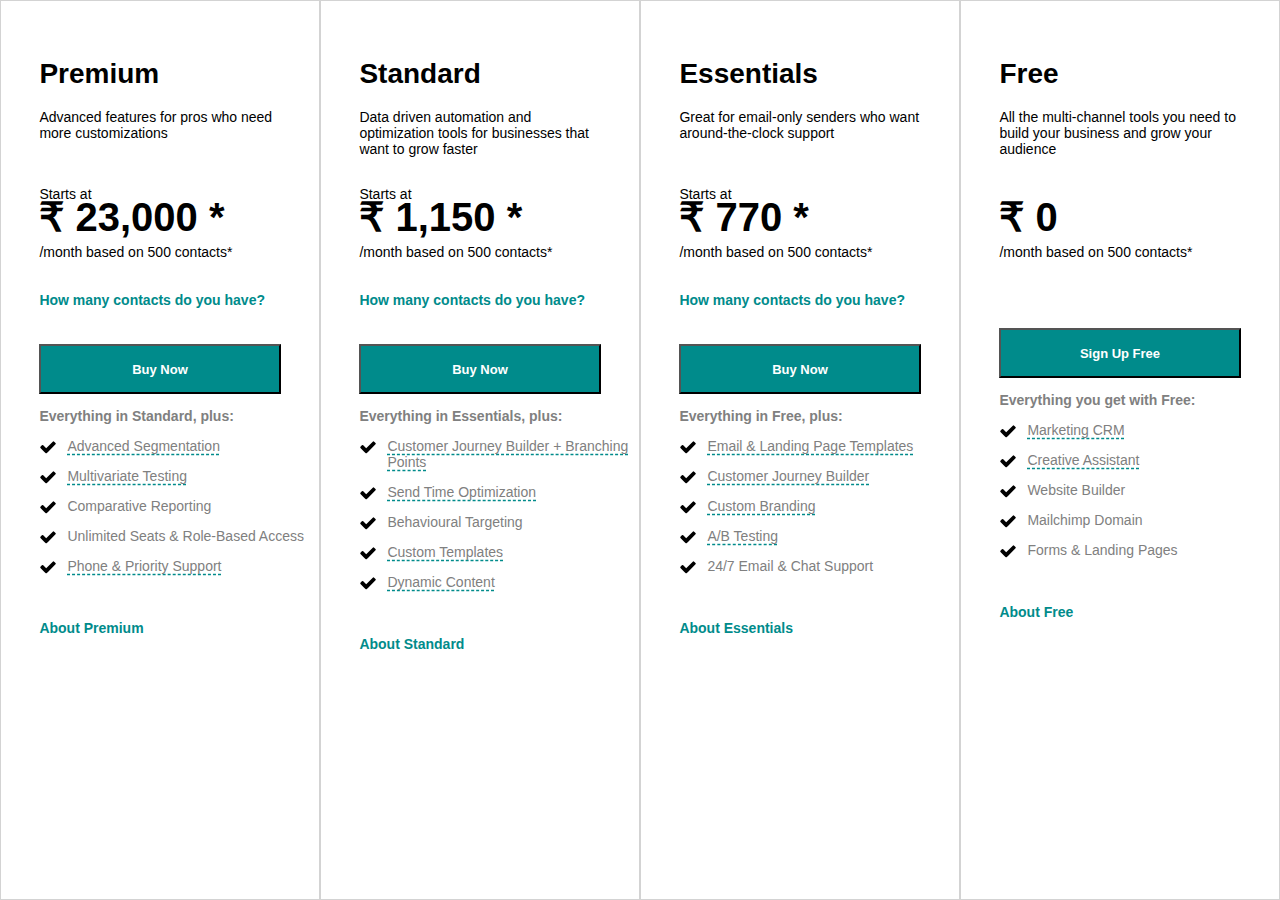
<file: a_01/index.html>
<!DOCTYPE html>
<html>
<head>
    <title>Select your plan</title>
    <link rel="stylesheet" href="style.css">
</head>
<body>
    <div class = "card_list">
        
        <div class = "card">
            <h1 class = "title">Premium</h1>

            <p class = "title_desc">Advanced features for pros who need more customizations</p>

            <p class = "price_desc">Starts at
                <p id = "value">&#8377 23,000 &#42</p>
                <p>/month based on 500 contacts*</p>
            </p>

            <a class="contact_link" href="#">How many contacts do you have?</a>

            <button class="btn">Buy Now</button>

            <p class= "feature_desc">Everything in Standard, plus:</p>
            <ul class = "added_feature_list">
                <li class="dashed_und">Advanced Segmentation</li>
                <li class="dashed_und">Multivariate Testing</li>
                <li>Comparative Reporting</li>
                <li>Unlimited Seats & Role-Based Access</li>
                <li class="dashed_und">Phone & Priority Support</li>
            </ul>

            <a class = "plan_link" href="#">About Premium</a>
        </div>

        <div class = "card">
            <h1 class = "title">Standard</h1>

            <p class = "title_desc">Data driven automation and optimization tools for businesses that want to grow faster</p>

            <p class = "price_desc">Starts at
                <p id = "value">&#8377 1,150 &#42</p>
                <p>/month based on 500 contacts*</p>
            </p>

            <a class="contact_link" href="#">How many contacts do you have?</a>

            <button class="btn">Buy Now</button>

            <p class= "feature_desc">Everything in Essentials, plus:</p>
            <ul class = "added_feature_list">
                <li class="dashed_und">Customer Journey Builder + Branching Points</li>
                <li class="dashed_und">Send Time Optimization</li>
                <li>Behavioural Targeting</li>
                <li class="dashed_und">Custom Templates</li>
                <li class="dashed_und">Dynamic Content</li>
            </ul>

            <a class = "plan_link" href="#">About Standard</a>
        </div>

        <div class = "card">
            <h1 class = "title">Essentials</h1>

            <p class = "title_desc">Great for email-only senders who want around-the-clock support</p>

            <p class = "price_desc">Starts at
                <p id = "value">&#8377 770 &#42</p>
                <p>/month based on 500 contacts*</p>
            </p>

            <a class="contact_link" href="#">How many contacts do you have?</a>

            <button class="btn">Buy Now</button>

            <p class= "feature_desc">Everything in Free, plus:</p>
            <ul class = "added_feature_list">
                <li class="dashed_und">Email & Landing Page Templates</li>
                <li class="dashed_und">Customer Journey Builder</li>
                <li class="dashed_und">Custom Branding</li>
                <li class="dashed_und">A/B Testing</li>
                <li>24/7 Email & Chat Support</li>
            </ul>

            <a class = "plan_link" href="#">About Essentials</a>
        </div>
        
        <div class = "card">
            <h1 class = "title">Free</h1>

            <p class = "title_desc">All the multi-channel tools you need to build your business and grow your audience</p>

            <p class = "price_desc">
                <p id = "value">&#8377 0</p>
                <p>/month based on 500 contacts*</p>
            </p>

            <button class="btn">Sign Up Free</button>

            <p class= "feature_desc">Everything you get with Free:</p>
            <ul class = "added_feature_list">
                <li class="dashed_und">Marketing CRM</li>
                <li class="dashed_und">Creative Assistant</li>
                <li>Website Builder</li>
                <li>Mailchimp Domain</li>
                <li>Forms & Landing Pages</li>
            </ul>

            <a class = "plan_link" href="#">About Free</a>
        </div>
    
    </div>
</body>
</html>
</file>
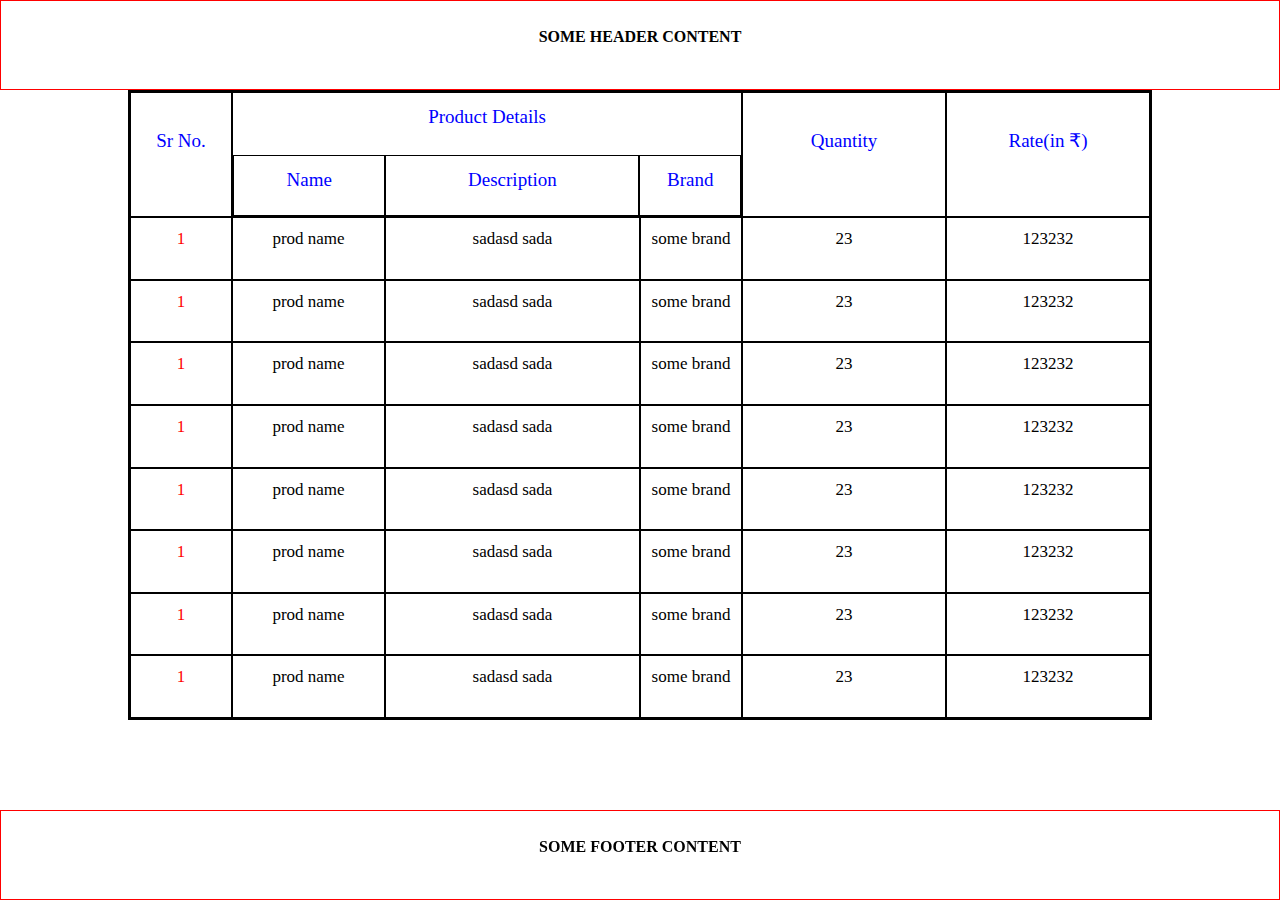
<file: a_03/index.html>
<!DOCTYPE html>
<html>
<head>
    <meta charset="UTF-8">
    <title>Product Details</title>
    <link rel="stylesheet" href="style.css">
</head>
<body>
    <header>
        <p> SOME HEADER CONTENT </p>
    </header>

    <div id="content">
        <div class="header_row">
            <ul class="header_cols">
                <li class="head_vs">Sr No.</li>
                <li class="second_col head_lg">
                    <p class="outer">Product Details</p>
                    <div class="second_col_inner">
                        <ul>
                            <li class="head_md">Name</li>
                            <li class="head_lg">Description</li>
                            <li class="head_sm">Brand</li>
                        </ul>
                    </div>
                </li>
                <li class="head_sm">Quantity</li>
                <li class="head_sm">Rate(in &#8377)</li>  
            </ul>
        </div>
        <div class="prod_data">
            <div class="data_row">
                <ul>
                    <li class="tb_col_data_vs color_red">1</li>
                    <li class="tb_col_data_sm">prod name</li>
                    <li class="tb_col_data_lg">sadasd sada</li>
                    <li class="tb_col_data_vs">some brand</li>
                    <li class="tb_col_data_md">23</li>
                    <li class="tb_col_data_md">123232</li>
                </ul>
            </div>

            <div class="data_row">
                <ul>
                    <li class="tb_col_data_vs color_red">1</li>
                    <li class="tb_col_data_sm">prod name</li>
                    <li class="tb_col_data_lg">sadasd sada</li>
                    <li class="tb_col_data_vs">some brand</li>
                    <li class="tb_col_data_md">23</li>
                    <li class="tb_col_data_md">123232</li>
                </ul>
            </div>

            <div class="data_row">
                <ul>
                    <li class="tb_col_data_vs color_red">1</li>
                    <li class="tb_col_data_sm">prod name</li>
                    <li class="tb_col_data_lg">sadasd sada</li>
                    <li class="tb_col_data_vs">some brand</li>
                    <li class="tb_col_data_md">23</li>
                    <li class="tb_col_data_md">123232</li>
                </ul>
            </div>

            <div class="data_row">
                <ul>
                    <li class="tb_col_data_vs color_red">1</li>
                    <li class="tb_col_data_sm">prod name</li>
                    <li class="tb_col_data_lg">sadasd sada</li>
                    <li class="tb_col_data_vs">some brand</li>
                    <li class="tb_col_data_md">23</li>
                    <li class="tb_col_data_md">123232</li>
                </ul>
            </div>

            <div class="data_row">
                <ul>
                    <li class="tb_col_data_vs color_red">1</li>
                    <li class="tb_col_data_sm">prod name</li>
                    <li class="tb_col_data_lg">sadasd sada</li>
                    <li class="tb_col_data_vs">some brand</li>
                    <li class="tb_col_data_md">23</li>
                    <li class="tb_col_data_md">123232</li>
                </ul>
            </div>

            <div class="data_row">
                <ul>
                    <li class="tb_col_data_vs color_red">1</li>
                    <li class="tb_col_data_sm">prod name</li>
                    <li class="tb_col_data_lg">sadasd sada</li>
                    <li class="tb_col_data_vs">some brand</li>
                    <li class="tb_col_data_md">23</li>
                    <li class="tb_col_data_md">123232</li>
                </ul>
            </div>

            <div class="data_row">
                <ul>
                    <li class="tb_col_data_vs color_red">1</li>
                    <li class="tb_col_data_sm">prod name</li>
                    <li class="tb_col_data_lg">sadasd sada</li>
                    <li class="tb_col_data_vs">some brand</li>
                    <li class="tb_col_data_md">23</li>
                    <li class="tb_col_data_md">123232</li>
                </ul>
            </div>

            <div class="data_row">
                <ul>
                    <li class="tb_col_data_vs color_red">1</li>
                    <li class="tb_col_data_sm">prod name</li>
                    <li class="tb_col_data_lg">sadasd sada</li>
                    <li class="tb_col_data_vs">some brand</li>
                    <li class="tb_col_data_md">23</li>
                    <li class="tb_col_data_md">123232</li>
                </ul>
            </div>
            
            
        </div>
    </div>

    <footer>
        <p> SOME FOOTER CONTENT </p>
    </footer>
</body>
</html>
</file>
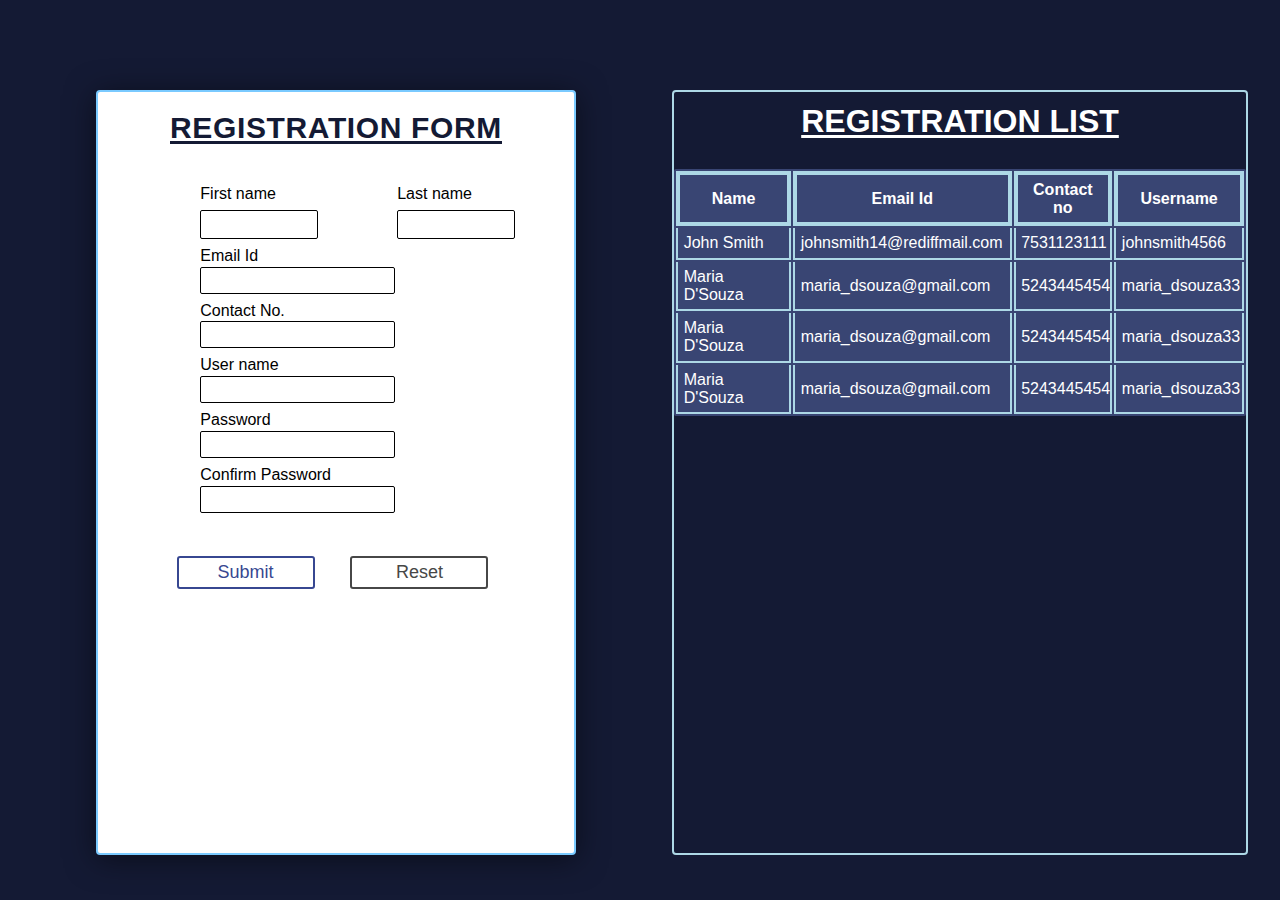
<file: a_04/index.html>
<!DOCTYPE html>
<html>
<head>
    <meta charset="UTF-8">
    <title>Student Registration Form and Listing</title>
    <link rel="stylesheet" href="style.css">
</head>
<body>
    <div id="main">
        <div class="left_pane">
            <div class="stud_reg">
                <h1 class="title">Registration Form</h1>
                <form class="stud_form" action="">
                    <div class="input_grp">
                        <div class="input_wrap">
                            <label for="f_name">First name</label>
                            <input type="text" name="f_name" id="f_name">
                        </div>

                        <div class="input_wrap">
                            <label for="l_name">Last name</label>
                            <input type="text" name="l_name" id="l_name">
                        </div>
                    </div>

                    <div class="input_wrap">
                        <label for="email_id">Email Id</label>
                        <input type="email" name="email_id" id="email_id">
                    </div>

                    <div class="input_wrap">
                        <label for="cont_no">Contact No.</label>
                        <input type="text" name="cont_no" id="cont_no">
                    </div>

                    <div class="input_wrap">
                        <label for="u_name">User name</label>
                        <input type="text" name="u_name" id="u_name">
                    </div>

                    <div class="input_wrap">
                        <label for="pass">Password </label>
                    <input type="password" name="pass" id="pass">
                    </div>


                    <div class="input_wrap">
                        <label for="re_pass">Confirm Password </label>
                        <input type="password" name="re_pass" id="re_pass">
                    </div>

                    <div class="btn_wrap"> 
                        <button id="btn_submit" type="submit" name="btn_submit">Submit</button>
                        <button id="btn_reset" type="reset" name="btn_submit">Reset</button>
                    </div>
                </form>
            </div>
        </div>
        
        <div id="vert_line"></div>

        <div class="right_pane">
            <div class="stud_reg_list">
                <h1 class="title">Registration List</h1>
                <div class = "container">
                    <table class="reg_list_tb">
                        <tr class="header_row">
                            <th>Name</th>
                            <th>Email Id</th>
                            <th>Contact no</th>
                            <th>Username</th>
                        </tr>
                        <tr class="tb_data">
                            <td>John Smith</td>
                            <td>johnsmith14@rediffmail.com</td>
                            <td>7531123111</td>
                            <td>johnsmith4566</td>
                        </tr>
                        <tr class="tb_data">
                            <td>Maria D'Souza</td>
                            <td>maria_dsouza@gmail.com</td>
                            <td>5243445454</td>
                            <td>maria_dsouza33</td>
                        </tr>
                        <tr class="tb_data">
                            <td>Maria D'Souza</td>
                            <td>maria_dsouza@gmail.com</td>
                            <td>5243445454</td>
                            <td>maria_dsouza33</td>
                        </tr>
                        <tr class="tb_data">
                            <td>Maria D'Souza</td>
                            <td>maria_dsouza@gmail.com</td>
                            <td>5243445454</td>
                            <td>maria_dsouza33</td>
                        </tr>
                    </table>
                </div>
            </div>
        </div>
    </div>
</body>
</html>
</file>
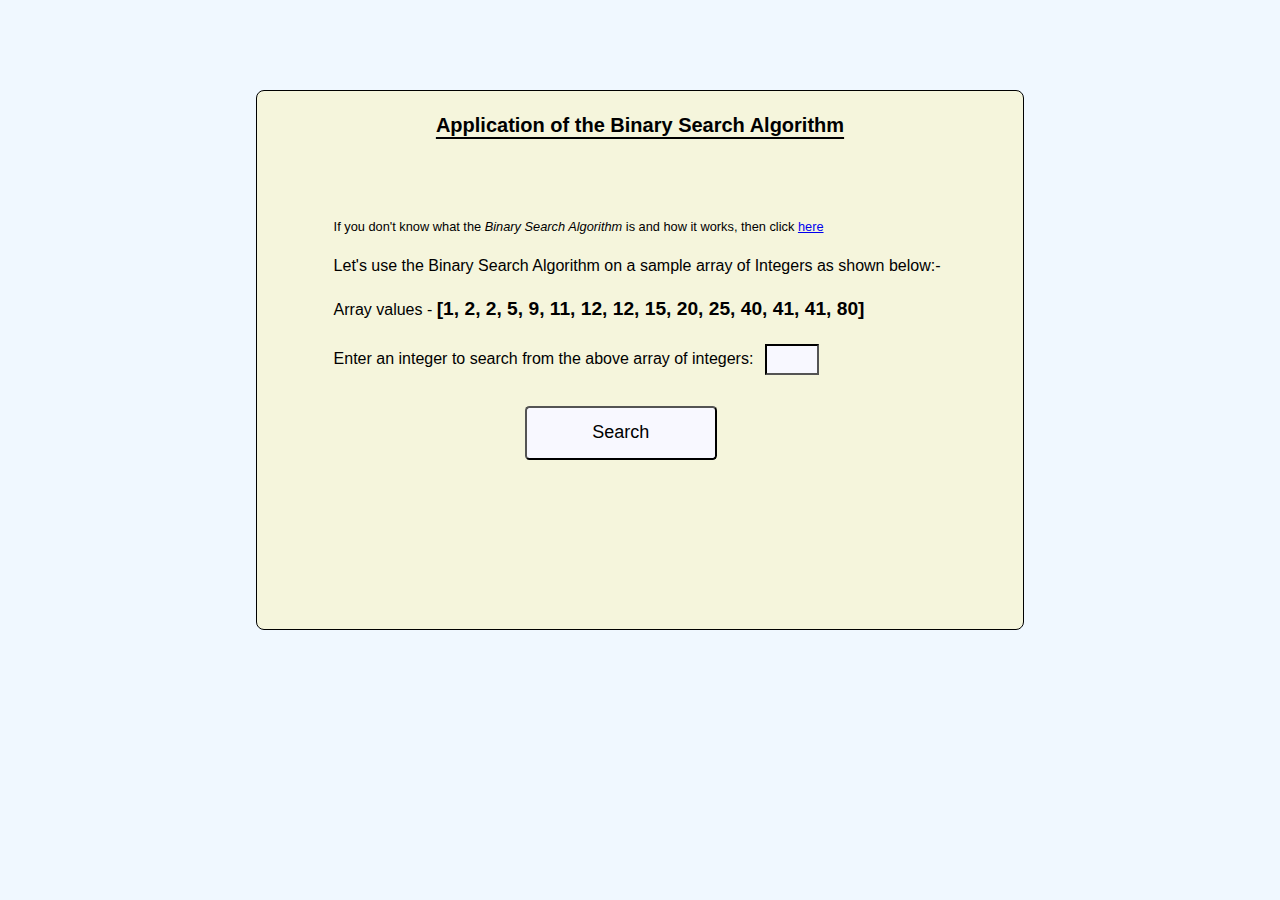
<file: a_06/index.html>
<!DOCTYPE html>
<html lang="en">
<head>
    <meta charset="UTF-8">
    <meta http-equiv="X-UA-Compatible" content="IE=edge">
    <meta name="viewport" content="width=device-width, initial-scale=1.0">
    <title>Document</title>
    <script src="main.js" type="text/javascript"></script>
    <link rel="stylesheet" href="main.css">
</head>
<body>
    <div id="main">
        <div class="title">
            <h1>Application of the Binary Search Algorithm</h1>
        </div>
            
        <div class="cont">
                
            <p class="def_link">If you don't know what the <span class="italic ">Binary Search Algorithm</span> is and how it works, then click <a target= "_blank" href="https://www.youtube.com/watch?v=j5uXyPJ0Pew&ab_channel=mycodeschool">here</a></p> 
            <p class="start">Let's use the Binary Search Algorithm on a sample array of Integers as shown below:-</p>
            <p class="arr_val">Array values - <span class="arr">[1, 2, 2, 5, 9, 11, 12, 12, 15, 20, 25, 40, 41, 41, 80]</span> </p>
            
            <label for="num_inp" class="num_inp_lb">Enter an integer to search from the above array of integers: </label>
            <input id="num_inp" class="num_inp" name="num_inp" type="text">
            <button class="btn_bin_search" onclick="checkNumSearch()">Search</button>
        </div>

    </div>
</body>
</html>
</file>
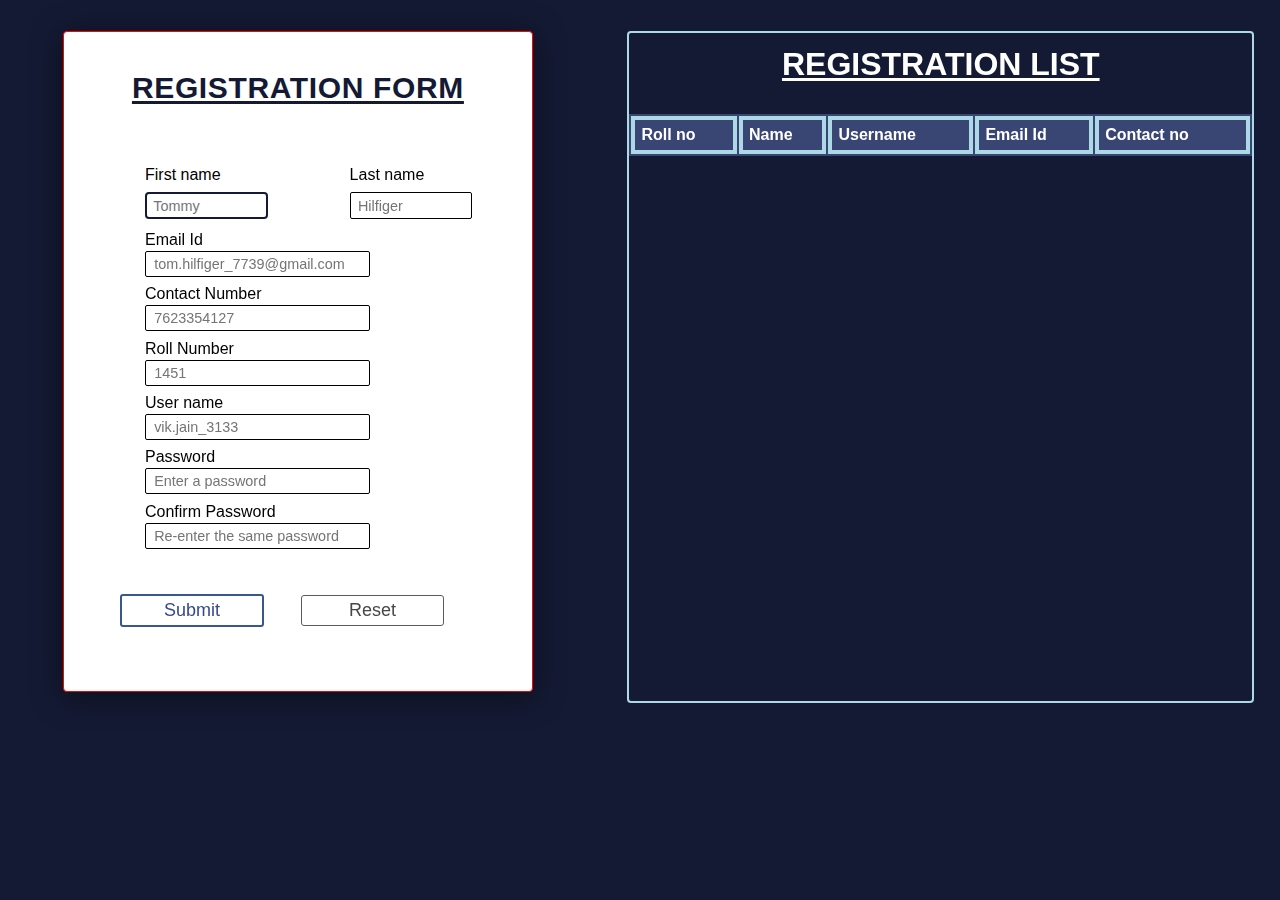
<file: a_07/index.html>
<!DOCTYPE html>
<html>
<head>
    <meta charset="UTF-8">
    <title>Student Registration Form and Listing</title>
    <link rel="stylesheet" href="main.css">
</head>
<body>
    <div id="main">
        <div class="left_pane">
            <div class="stud_reg">
                <h1 class="title">Registration Form</h1>
                <form id="stud_form" novalidate action="">
                    <div class="input_grp">
                        <div class="input_wrap">
                            <label for="f_name">First name</label>
                            <input class="" type="text" name="f_name" id="f_name" placeholder="Tommy" selected="true">
                            <span id="text"></span>
                        </div>

                        <div class="input_wrap">
                            <label for="l_name">Last name</label>
                            <input class="" type="text" name="l_name" id="l_name" placeholder="Hilfiger">
                            <span id="text"></span>
                        </div>
                    </div>

                    <div class="input_wrap">
                        <label for="email">Email Id</label>
                        <input type="email" name="email" id="email" placeholder="tom.hilfiger_7739@gmail.com">
                        <span id="text"></span>
                    </div>

                    <div class="input_wrap">
                        <label for="cont_no">Contact Number</label>
                        <input type="text" name="cont_no" id="cont_no" placeholder="7623354127">
                        <span id="text"></span>
                    </div>

                    <div class="input_wrap">
                        <label for="roll_no">Roll Number</label>
                        <input type="text" name="roll_no" id="roll_no" placeholder="1451">
                        <span id="text"></span>
                    </div>

                    <div class="input_wrap">
                        
                        <label for="username">User name</label>
                        <input type="text" name="username" id="username" placeholder="vik.jain_3133">
                        <span id="text"></span>
                    </div>

                    <div class="input_wrap">
                        
                        <label for="pass">Password </label>
                        <input type="password" name="pass" id="pass" placeholder="Enter a password">
                        <span id="text"></span>
                    </div>


                    <div class="input_wrap">
                        <label for="re_pass">Confirm Password </label>
                        <input type="password" name="re_pass" id="re_pass" placeholder="Re-enter the same password">
                        <span id="text"></span>
                    </div>

                    <div class="btn_wrap">
                        <button id="btn_submit" type="submit" name="btn_submit">Submit</button>
                        <button id="btn_reset" type="reset" name="btn_submit">Reset</button>
                    </div>
                </form>
            </div>
            
        </div>

        <div class="right_pane">
            <div class="stud_reg_list">
                <h1 class="title">Registration List</h1>
                <div class = "container">
                    <table id="reg_list_tb">
                        <tr class="header_row">
                            <th>Roll no</th>
                            <th>Name</th>
                            <th>Username</th>
                            <th>Email Id</th>
                            <th>Contact no</th>
                        </tr>
                    </table>
                </div>
            </div>
        </div>

    </div>
</body>
<script type="text/javascript" src="custom.js"></script>
</html>
</file>
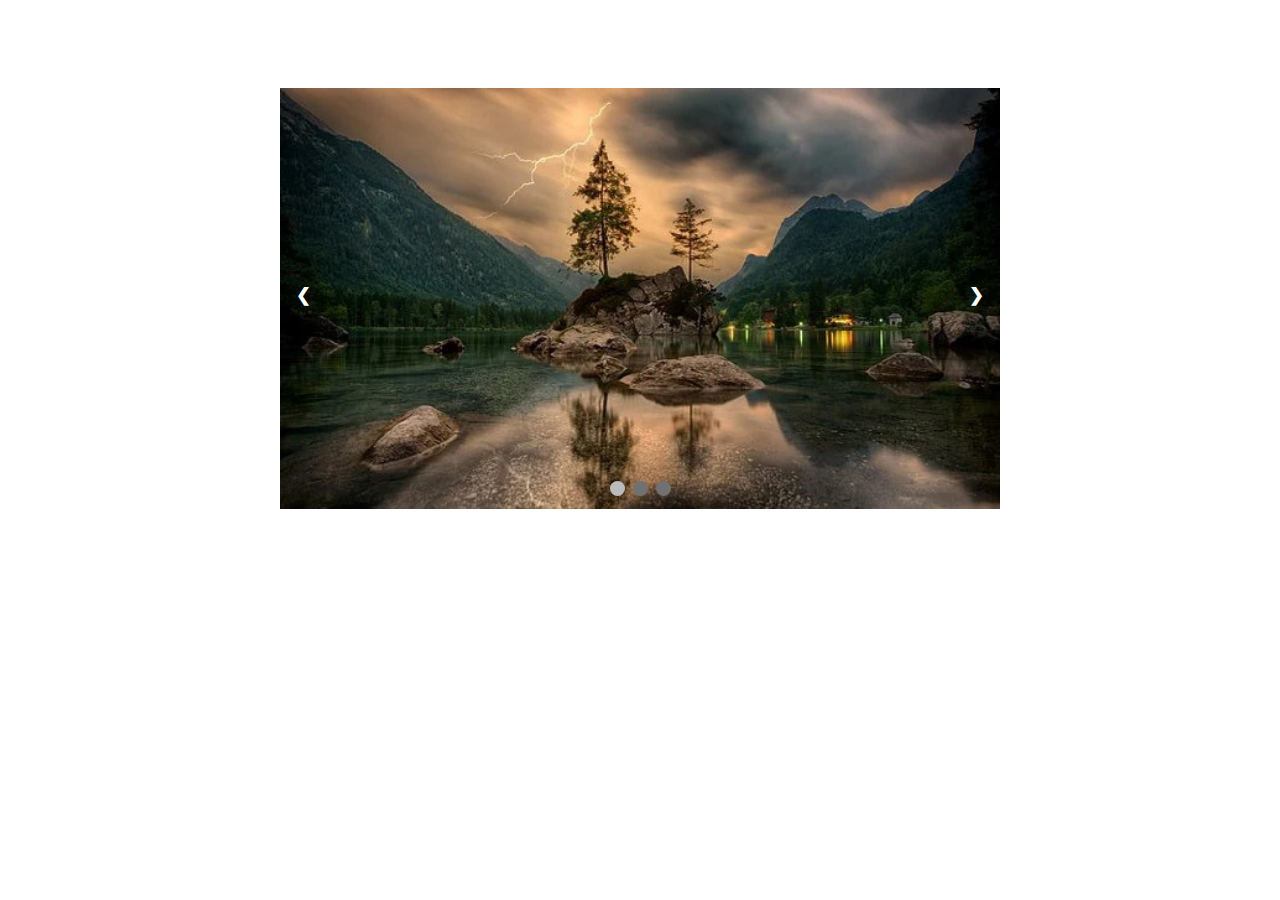
<file: a_08/index.html>
<!DOCTYPE html>
<html lang="en">
<head>
    <meta charset="UTF-8">
    <meta http-equiv="X-UA-Compatible" content="IE=edge">
    <meta name="viewport" content="width=device-width, initial-scale=1.0">
    <title>Document</title>
    <link rel="stylesheet" href="style.css">
</head>
<body>

    <div class="slideshow-container">
        <div class="mySlides fade">
            <img src="assets/nature-3082832__340.jpg">
        </div>
    
        <div class="mySlides fade">
            <img src="assets/fantasy-2049567__340.jpg">
        </div>
    
        <div class="mySlides fade">
            <img src="assets/road-1072823__340.jpg">
        </div>
    
        <!-- Next and previous buttons -->
        <a class="prev" onclick="plusSlides(-1)">&#10094;</a>
        <a class="next" onclick="plusSlides(1)">&#10095;</a>
    
        <!-- The dots/circles -->
        <div style="text-align:center">
            <span class="dot" onclick="currentSlide(1)"></span>
            <span class="dot" onclick="currentSlide(2)"></span>
            <span class="dot" onclick="currentSlide(3)"></span>
        </div>
    </div>
  
</body>
<script src="main.js" type="text/javascript"></script>
</html>
</file>
<file: a_01/style.css>
body{
    margin: 0px;
    padding: 0px;
    font-family: 'Trebuchet MS', 'Lucida Sans Unicode', 'Lucida Grande', 'Lucida Sans', Arial, sans-serif, Cochin, Georgia, Times, 'Times New Roman', serif, 'Lucida Sans Regular', 'Lucida Grande', 'Lucida Sans Unicode', Geneva, Verdana, sans-serif;

}

.card_list{
    display: flex;
    flex-direction: row;
    justify-content: center;
    align-items: center;
    width: 100vw;
    height: 100vh;
    
}
.card_list .card{
    position: relative;
    height: 100vh;
    box-sizing: border-box;
    font-size: 14px;
    padding-left: 3%;
    padding-right: 3%;
    width: 25%;
    border: 0.1rem solid lightgray;
}

.card_list .card h1.title{
    position: relative;
    top: 5%;
    margin-top: 5%;
}

.card_list .card p.title_desc{
    position: relative;
    top: 5%;
    height: 5vh;
    margin-bottom: 5%;
}
.card_list .card p.price_desc{
    position: relative;
    top: 7%;
    height: 5vh;
    margin-bottom: 3.5%;
}

.card_list .card p#value{
    position: relative;
    top: 2%;
    margin: auto;
    padding: auto;
    height: 6vh;
    font-weight: bold;
    font-size: 40px;
}


.card_list .card a.contact_link{
    position: relative;
    top: 2%;
    margin-bottom: 1em;
    text-decoration: none;
    color: darkcyan;
    font-weight: bold;
}
.card_list .card button.btn{
    margin-top: 6vh;
    padding-left: 25%;
    padding-right: 25%;
    width: 100%;
    height: 50px;
    text-align: center;
    background-color: darkcyan;
    color: white;
    font-size: 13px;
    font-weight: bold;
}
.card_list .card p.feature_desc{
    font-size: 14px;
    color: grey;
    font-weight: bold;
}
.card_list .card ul.added_feature_list{
    list-style: none;
    padding-left: 0;
    margin-bottom: 2em;
}

.card_list .card ul.added_feature_list li:before {
    background-color: darkcyan;
    content: '';  /* placeholder for the SVG */
    position: absolute;
    left: 0;  /* place the SVG at the start of the padding */
    width: 1.5em;
    height: 1.5em;
    background: url("data:image/svg+xml;utf8,<?xml version='1.0' encoding='utf-8'?><svg width='18' height='18' viewBox='0 0 1792 1792' xmlns='http://www.w3.org/2000/svg'><path d='M1671 566q0 40-28 68l-724 724-136 136q-28 28-68 28t-68-28l-136-136-362-362q-28-28-28-68t28-68l136-136q28-28 68-28t68 28l294 295 656-657q28-28 68-28t68 28l136 136q28 28 28 68z'/></svg>") no-repeat;
}

.card_list .card ul.added_feature_list li{
    width: 20vw;
    color: gray;
    font-weight: 400;
    position: relative;
    padding-left: 2em;
    margin-bottom: 1em;
}

.card_list .card ul.added_feature_list li.dashed_und{
    text-decoration-line: underline;
    text-decoration-style: dashed;
    text-decoration-color: darkcyan;
    text-underline-offset: 0.2em;
}

.card_list .card a.plan_link{
    position: relative;
    top: 2%;
    text-decoration: none;
    color: darkcyan;
    font-weight: bold;
}
</file>
<file: a_03/style.css>
*,
*::before,
*::after{
    box-sizing: border-box;
}

html{
    font-family: Georgia, 'Times New Roman', Times, serif;
    height: 100%;
}

body, header, div, ul, li, p, footer{
    margin: 0;
    padding: 0;
}

header{
    border: 1px solid red ;
    text-align: center;
    height: 10vh;
    line-height: 450%;
    font-weight: bold;
}

footer{
    position: fixed;
    bottom: 0;
    width: 100%;
    text-align: center;
    font-weight: bold;
    height: 10vh;
    line-height: 450%;
    border: 1px solid red ;
}

div#content{
    position: relative;
    top: 5%;
    left: 10%;
    width: 80vw;
    height: 70vh;
    border: 2px solid black ;
}

div.header_row{
    color: blue;
    height: 20%;
}

div#content ul.header_cols{
    height: 100%;
}

div#content ul.header_cols li{
    float: left;
    text-align:center;
    height: 100%;
    list-style: none;
    padding: 1%;
    border: 1px solid black;
    line-height: 500%;
}


div#content div.header_row ul.header_cols li.second_col{
    padding: 0;
    height: 100%;
}

div#content div.header_row ul.header_cols li.second_col p.outer{
    height: 50%;
    text-align:center;
    padding: 1%;
}

div#content div.header_row ul.header_cols li.second_col div.second_col_inner{
    height: 50%;
}

div#content div.header_row ul.header_cols li.second_col div.second_col_inner ul{
    height: 100%;
}

div#content div.prod_data{
    height: 80%;
}

div#content div.prod_data div.data_row{
    height: 12.5%;
    
}
div#content div.prod_data div.data_row ul{
    height: 100%;
    list-style: none;
}

div#content div.prod_data ul li{
    height: 100%;
    float: left;
    text-align:center;
    border: 1px solid black;
}

.tb_col_data_vs{
    width: 10%;
}

.tb_col_data_sm{
    width: 15%;
}

.tb_col_data_md{
    width: 20%;
}

.tb_col_data_lg{
    width: 25%;
}

.head_vs{
    width: 10%;
}

.head_sm{
    width: 20%;
}

.head_md{
    width: 30%;
}

.head_lg{
    width: 50%;
}

.color_red{
    color: red;
}

@media screen and (max-width: 320px){
    div#content ul.header_cols li {
        font-size: 7px;
        line-height: 350%;
    }

    div#content div.header_row ul.header_cols li.second_col{
        line-height: 150%;
    }

    div#content div.header_row ul.header_cols li.second_col div.second_col_inner ul li{
        line-height: 150%;
    }

    div#content div.prod_data ul li{
        font-size: 7px;
        line-height: 150%;
    }    
}

@media screen and (min-width: 321px) {
    div#content ul.header_cols li {
        font-size: 9px;
        line-height: 500%;
    }

    div#content div.header_row ul.header_cols li.second_col{
        line-height: 250%;
    }

    div#content div.header_row ul.header_cols li.second_col div.second_col_inner ul li{
        line-height: 250%;
    }

    div#content div.prod_data ul li{
        font-size: 8px;
        line-height: 300%;
    }
}

@media screen and (min-width: 480px) {
    div#content ul.header_cols li {
        font-size: 11px;
        line-height: 500%;
    }

    div#content div.header_row ul.header_cols li.second_col{
        line-height: 250%;
    }

    div#content div.header_row ul.header_cols li.second_col div.second_col_inner ul li{
        line-height: 250%;
    }
    div#content div.prod_data ul li{
        font-size: 10px;
        line-height: 300%;
    }
}

@media screen and (min-width: 600px) {
    div#content ul.header_cols li {
        font-size: 12px;
        line-height: 450%;
    }

    div#content div.header_row ul.header_cols li.second_col{
        line-height: 250%;
    }

    div#content div.header_row ul.header_cols li.second_col div.second_col_inner ul li{
        line-height: 250%;
    }
    div#content div.prod_data ul li{
        font-size: 11px;
        line-height: 300%;
    }
}

@media screen and (min-width: 768px) {
    div#content ul.header_cols li {
        font-size: 14px;
        line-height: 450%;
    }

    div#content div.header_row ul.header_cols li.second_col{
        line-height: 250%;
    }

    div#content div.header_row ul.header_cols li.second_col div.second_col_inner ul li{
        line-height: 250%;
    }
    div#content div.prod_data ul li{
        font-size: 13px;
        line-height: 300%;
    }
}

@media screen and (min-width: 900px) {
    div#content ul.header_cols li {
        font-size: 15px;
        line-height: 450%;
    }

    div#content div.header_row ul.header_cols li.second_col{
        line-height: 250%;
    }

    div#content div.header_row ul.header_cols li.second_col div.second_col_inner ul li{
        line-height: 250%;
    }
    div#content div.prod_data ul li{
        font-size: 14px;
        line-height: 250%;
    }
}

@media screen and (min-width: 1024px) {
    div#content ul.header_cols li {
        font-size: 17px;
        line-height: 400%;
    }

    div#content div.header_row ul.header_cols li.second_col{
        line-height: 200%;
    }

    div#content div.header_row ul.header_cols li.second_col div.second_col_inner ul li{
        line-height: 200%;
    }

    div#content div.prod_data ul li{
        font-size: 15px;
        line-height: 250%;
    }
}

@media screen and (min-width: 1280px) {
    div#content ul.header_cols li {
        font-size: 19px;
        line-height: 400%;
    }

    div#content div.header_row ul.header_cols li.second_col{
        line-height: 200%;
    }

    div#content div.header_row ul.header_cols li.second_col div.second_col_inner ul li{
        line-height: 200%;
    }

    div#content div.prod_data ul li{
        font-size: 17px;
        line-height: 250%;
    }
}

@media screen and (min-width: 1336px) {
    div#content ul.header_cols li {
        font-size: 20px;
        line-height: 350%;
    }

    div#content div.header_row ul.header_cols li.second_col{
        line-height: 150%;
    }

    div#content div.header_row ul.header_cols li.second_col div.second_col_inner ul li{
        line-height: 150%;
    }

    div#content div.prod_data ul li{
        font-size: 18px;
        line-height: 250%;
    }
}

@media screen and (min-width: 1660px) {
    div#content ul.header_cols li {
        font-size: 24px;
        line-height: 300%;
    }

    div#content div.header_row ul.header_cols li.second_col{
        line-height: 200%;
    }

    div#content div.header_row ul.header_cols li.second_col div.second_col_inner ul li{
        line-height: 200%;
    }

    div#content div.prod_data ul li{
        font-size: 20px;
        line-height: 300%;
    }
}
</file>
<file: a_04/style.css>
*{
    margin: 0;
    padding: 0;
    box-sizing: border-box;
    font-family: 'Poppins', sans-serif;
}

#main{
    width: 100vw;
    height: 100vh;
    background: #141a34;
    display: flex;
}

#main div.left_pane{
    width: 50%;
    height: 100%;
}
#main div.left_pane div.stud_reg{
    position: relative;
    top: 10%;
    left: 15%;
    width: 75%;
    height: 85%;
    background: #fff;
    border: 2px solid #7acaff;
    padding: 3% 3% 2%;
    border-radius: 4px;
    box-shadow: 0 4px 30px rgba(0, 0, 0, 0.5);    
}

#main div.left_pane div.stud_reg h1.title{
    color: #141a34;
    text-align: center;
    font-size: 30px;
    letter-spacing: 0.05vw;
    text-transform: uppercase;
    text-decoration: underline;
    text-underline-offset: 10%;
    font-weight: 700;
}

#main div.left_pane div.stud_reg form.stud_form{
    margin-left: 10%;
    
}
#main div.left_pane div.stud_reg form.stud_form div.input_grp{
    width: 100%;
    display: flex;
}

#main div.left_pane div.stud_reg form.stud_form div.input_grp div.input_wrap{
    width: 30%;
    margin: 10% 10% 2% 10%;
}

#main div.left_pane div.stud_reg form.stud_form div.input_grp div.input_wrap label{
    margin-bottom: 6%;
    width: 100%;
}

#main div.left_pane div.stud_reg form.stud_form div.input_grp div.input_wrap input[type="text"]{
    padding: 4% 6%;
    font-size: 16px;
    width: 100%;
    border: 1.5px solid black;
    border-radius: 2px;
}

#main div.left_pane div.stud_reg form.stud_form div.input_wrap{
    margin: 0% 0% 2% 10%;
}

#main div.left_pane div.stud_reg form.stud_form div.input_wrap input{
    border: 1.5px solid black;
    border-radius: 2px;
    padding: 1% 2%;
    font-size: 16px;
    width: 55%;
}

#main div.left_pane div.stud_reg form.stud_form input:hover{
    box-shadow: 1px 1px 1px #7acaff;
}

#main div.left_pane div.stud_reg form.stud_form input:focus{
    outline-color: #141a34;
}
#main div.left_pane div.stud_reg form.stud_form div.input_wrap label{
    display: flex;
    margin-bottom: 0.5%;
    width: 50%;
}

#main div.left_pane div.stud_reg form.stud_form div.btn_wrap{
    width: 100%;
    margin: 10% 0%;
}

#btn_submit, #btn_reset{
    background-color: white;
    margin: 1% 4%;
    width: 35%;
    font-size: 18px;
    padding: 1% 4%;
    border-radius: 3px;
    cursor: pointer;
}

#btn_submit{
    border: 2px solid #374791;
    color: #374791;
}

#btn_reset{
    border: 2px solid #474747;
    color: #474747;
}
#btn_submit:hover{
    color: white;
    background-color: #3c5fa0;
    opacity: 0.9;
    box-shadow: 1px 1px #374791;
}

#btn_reset:hover{
    border: 2px solid #5c5b5b;
    color: #ffffff;
    background-color: #969595;
    opacity: 0.9;
    box-shadow: 1px 1px #5c5b5b;
}
#main div.right_pane{
    width: 50%;
    height: 100%;
}
#main div.right_pane div.stud_reg_list{
    color: #fff;
    width: 40vw;
    border: 2px solid lightblue;
    border-radius: 4px;
    position: relative;
    top: 10%;
    left: 5%;
    width: 90%;
    height: 85%;

}

#main div.right_pane div.stud_reg_list h1.title{
    text-align: center;
    margin: 2% 5% 5% 5%;
    text-decoration: underline;
    text-transform: uppercase;
    text-underline-offset: 10%;
}

#main div.right_pane div.stud_reg_list div.container table.reg_list_tb{
    background-color: #394573;
    width: 100%;
    border-radius: 2px;
}
#main div.right_pane div.stud_reg_list div.container table.reg_list_tb tr.header_row{
    border: 2px solid red;
}
#main div.right_pane div.stud_reg_list div.container table.reg_list_tb tr th{
    width: fit-content;
    border-right: 4px solid lightblue;
    border-bottom: 4px solid lightblue;
    border-top: 4px solid lightblue;
    border-left: 4px solid lightblue;
    padding: 1%;
}

#main div.right_pane div.stud_reg_list div.container table.reg_list_tb tr td{
    border-right: 2px solid lightblue;
    border-bottom: 2px solid lightblue;
    border-left: 2px solid lightblue;
    padding: 1%;
    width: fit-content;
}
</file>
<file: a_06/main.css>
*{
    box-sizing: border-box;
}

body{
    font-family: 'Trebuchet MS', 'Lucida Sans Unicode', 'Lucida Grande', 'Lucida Sans', Arial, sans-serif, Geneva, Tahoma, sans-serif;
    margin: 0;
    background-color: aliceblue;
}

#main{
    position: absolute;
    top: 10%;
    left: 20%;
    background-color: beige;
    width: 60%;
    height: 60%;
    border-radius: 0.5em;
    border: 1px solid black;
}

.cont{
    width: 100%;
    height: 100%;
    position: absolute;
    top: 20%;
    left: 10%;
    margin-top: 1%;
}

.title h1{
    margin-top: 3%;
    font-size: 1.25em;
    text-align: center;
    text-decoration: underline;
    text-underline-offset: 25%;
}

.def_link{
    font-size: 0.8em;
}

.start{
    margin-top: 3%;
}

.arr_val{
    margin-top: 3%;
}

.arr_val .arr{
    font-size: 1.2em;
    font-weight: bold;
}

.italic{
    font-style: italic;
}

.num_inp{
    background-color: ghostwhite;
    text-align: center;
    margin: 1% 1%;
    padding: 0.5% 1%;
    width: 7%;
    font-size: 1.05em;
    border-color: black;
}

.btn_bin_search{
    border-color: black;
    background-color: ghostwhite;
    display: block;
    position: relative;
    left: 25%;
    margin-top: 3%;
    width: 25%;
    height: 10%;
    font-size: large;
    border-radius: 0.25em;
}

.btn_bin_search:hover{
    cursor: pointer;
    background-color: rgb(240, 240, 240);
    transition: 0.7s;
}
</file>
<file: a_07/main.css>
*, *::before, *::after{
    box-sizing: border-box;
}

body{
    margin: 0;
    font-family: 'Poppins', sans-serif;
}

#main{
    width: 100vw;
    height: 100vh;
    background: #141a34;
    overflow-x: hidden;
}

#main .left_pane{
    float: left;
    width: 49%;
    height: 960px;
}
#main .left_pane .stud_reg{
    width: 75%;
    height: auto;
    margin: 5% 10%;
    background: #fff;
    border: 2px solid #7acaff;
    padding: 3%;
    border: 1px solid red;
    border-radius: 4px;
    box-shadow: 0 4px 30px rgba(0, 0, 0, 0.5);    
}

#main .left_pane .stud_reg h1.title{
    color: #141a34;
    text-align: center;
    font-size: 30px;
    letter-spacing: 0.05vw;
    text-transform: uppercase;
    text-decoration: underline;
    text-underline-offset: 10%;
    font-weight: 700;
}

#main .left_pane .stud_reg #stud_form{
    margin-left: 5%;
    
}
#main .left_pane .stud_reg #stud_form .input_grp{
    width: 100%;
    display: flex;
}

#main .left_pane .stud_reg #stud_form .input_grp .input_wrap{
    width: 30%;
    margin: 10% 10% 2% 10%;
}


#main .left_pane .stud_reg #stud_form .input_grp .input_wrap label{
    margin-bottom: 6%;
    width: 100%;
}

#main .left_pane .stud_reg #stud_form .input_grp .input_wrap input{
    padding: 4% 6%;
    font-size: 0.9em;
    width: 100%;
    border: 1.5px solid black;
    border-radius: 2px;
}

#main .left_pane .stud_reg #stud_form .input_wrap{
    width: 100%;
    margin: 0% 0% 2% 10%;
}

#main .left_pane .stud_reg #stud_form .input_wrap input{
    border: 1.5px solid black;
    border-radius: 2px;
    padding: 1% 2%;
    font-size: 0.9em;
    width: 55%;
}

#main .left_pane .stud_reg #stud_form input:hover{
    box-shadow: 1px 1px 1px #3985f8;
    transition: 0.3s;
}

#main .left_pane .stud_reg #stud_form input:focus{
    outline-color: #141a34;
}

#main .left_pane .stud_reg #stud_form .input_wrap.error input{
    border: 1.5px solid red;
}

#main .left_pane .stud_reg #stud_form .input_wrap.error input:hover{
    box-shadow: 1px 1px 1px #ff7a7a;
}

#main .left_pane .stud_reg #stud_form .input_wrap #text{
    width: 150%;
    display: block;
    margin: 0.25em 0;
    color: red;
    font-size: 0.8em;
}

#main .left_pane .stud_reg #stud_form .input_wrap label{
    display: flex;
    margin-bottom: 0.5%;
    width: 50%;
}

#main .left_pane .stud_reg #stud_form .btn_wrap{
    width: 100%;
    margin: 10% 0%;
}

#btn_submit, #btn_reset{
    background-color: white;
    margin: 1% 4%;
    width: 35%;
    font-size: 18px;
    padding: 1% 4%;
    border-radius: 3px;
    cursor: pointer;
}

#btn_submit{
    border: 2px solid #37578d;
    color: #374791;
}

#btn_reset{
    border: 1.5px solid #5c5b5b;
    color: #474747;
}
#btn_submit:hover{
    color: white;
    background-color: #37578d;
    opacity: 0.9;
    box-shadow: 1px 1px #37578d;
    transition: 0.3s;
}

#btn_reset:hover{
    border: 1.5px solid #969595;
    color: #ffffff;
    background-color: #d3d2d2;
    opacity: 0.9;
    box-shadow: 1px 1px #5c5b5b;
    transition: 0.3s;
}
#main .right_pane{
    display: inline-block;
    width: 49%;
    height: 960px;
}
#main .right_pane .stud_reg_list{
    color: #fff;
    border: 2px solid lightblue;
    border-radius: 4px;
    margin: 5% 0%;
    width: 100%;
    height: 70%;
}

#main .right_pane .stud_reg_list h1.title{
    text-align: center;
    margin: 2% 5% 5% 5%;
    text-decoration: underline;
    text-transform: uppercase;
    text-underline-offset: 10%;
}

#main .right_pane .stud_reg_list .container #reg_list_tb{
    background-color: #394573;
    width: 100%;
}
#main .right_pane .stud_reg_list .container #reg_list_tb tr.header_row{
    border: 2px solid red;
}
#main .right_pane .stud_reg_list .container #reg_list_tb tr th{
    text-align: left;
    width: fit-content;
    border-right: 4px solid lightblue;
    border-bottom: 4px solid lightblue;
    border-top: 4px solid lightblue;
    border-left: 4px solid lightblue;
    padding: 1%;
}

#main .right_pane .stud_reg_list .container #reg_list_tb tr td{
    border-right: 2px solid lightblue;
    border-bottom: 2px solid lightblue;
    border-left: 2px solid lightblue;
    padding: 1%;
}
</file>
<file: a_08/style.css>
*{box-sizing:border-box}

.slideshow-container {
    max-width: 720px;
    height: 576px;
    position: relative;
    top: 5em;
    margin: auto;
}

.mySlides {
    display: none;
}

.mySlides img{
    width: 100%;
}

.prev, .next {
    cursor: pointer;
    position: absolute;
    top: 35%;
    width: auto;
    margin-top: -22px;
    padding: 16px;
    color: white;
    font-weight: bold;
    font-size: 18px;
    transition: 0.6s ease;
    border-radius: 0 3px 3px 0;
    user-select: none;
}

.next {
    right: 0;
    border-radius: 3px 0 0 3px;
}

.prev:hover, .next:hover {
    background-color: rgba(0,0,0,0.8);
}

.dot {
    position: relative;
    bottom: 2em;
    cursor: pointer;
    height: 15px;
    width: 15px;
    margin: 0 2px;
    background-color: #717171;
    border-radius: 50%;
    display: inline-block;
    transition: background-color 0.6s ease;
}

.active, .dot:hover {
    background-color: #bbb;
}

.fade {
    -webkit-animation-name: fade;
    -webkit-animation-duration: 2s;
    animation-name: fade;
    animation-duration: 2s;
}

@-webkit-keyframes fade {
    from {opacity: .4}
    to {opacity: 1}
}

@keyframes fade {
    from {opacity: .4}
    to {opacity: 1}
}
</file>
